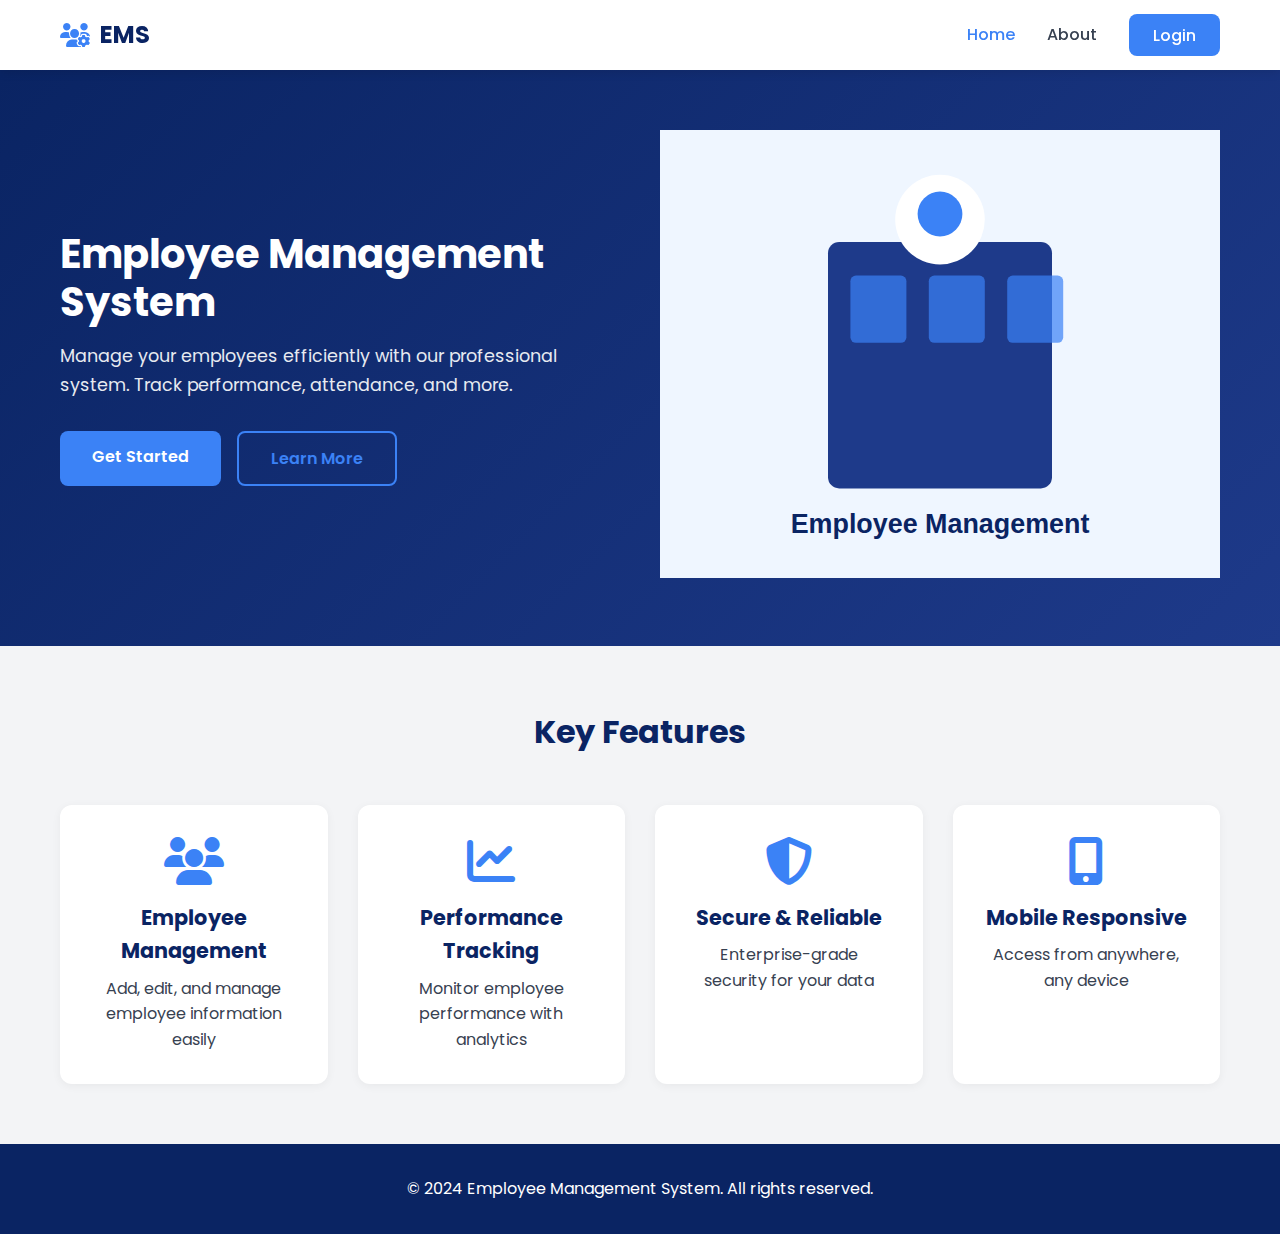
<file: index.html>
<!DOCTYPE html>
<html lang="en">
<head>
    <meta charset="UTF-8">
    <meta name="viewport" content="width=device-width, initial-scale=1.0">
    <title>Employee Management System</title>
    <link rel="stylesheet" href="style.css">
    <link href="https://fonts.googleapis.com/css2?family=Poppins:wght@300;400;500;600;700&display=swap" rel="stylesheet">
    <link rel="stylesheet" href="https://cdnjs.cloudflare.com/ajax/libs/font-awesome/6.4.0/css/all.min.css">
</head>
<body>
    <!-- Navigation -->
    <nav class="navbar">
        <div class="container">
            <div class="logo">
                <i class="fas fa-users-cog"></i>
                <span>EMS</span>
            </div>
            <ul class="nav-menu" id="navMenu">
                <li><a href="index.html" class="active">Home</a></li>
                <li><a href="about.html">About</a></li>
                <li><a href="login.html" class="btn-login">Login</a></li>
            </ul>
            <div class="hamburger" id="hamburger">
                <span></span>
                <span></span>
                <span></span>
            </div>
        </div>
    </nav>

    <!-- Hero Section -->
    <section class="hero">
        <div class="container">
            <div class="hero-content">
                <div class="hero-text">
                    <h1>Employee Management System</h1>
                    <p>Manage your employees efficiently with our professional system. Track performance, attendance, and more.</p>
                    <div class="hero-buttons">
                        <a href="signup.html" class="btn btn-primary">Get Started</a>
                        <a href="about.html" class="btn btn-secondary">Learn More</a>
                    </div>
                </div>
                <div class="hero-image">
                    <img src="hero-image.svg" alt="Employee Management">
                </div>
            </div>
        </div>
    </section>

    <!-- Features -->
    <section class="features">
        <div class="container">
            <h2>Key Features</h2>
            <div class="features-grid">
                <div class="feature-card">
                    <i class="fas fa-users"></i>
                    <h3>Employee Management</h3>
                    <p>Add, edit, and manage employee information easily</p>
                </div>
                <div class="feature-card">
                    <i class="fas fa-chart-line"></i>
                    <h3>Performance Tracking</h3>
                    <p>Monitor employee performance with analytics</p>
                </div>
                <div class="feature-card">
                    <i class="fas fa-shield-alt"></i>
                    <h3>Secure & Reliable</h3>
                    <p>Enterprise-grade security for your data</p>
                </div>
                <div class="feature-card">
                    <i class="fas fa-mobile-alt"></i>
                    <h3>Mobile Responsive</h3>
                    <p>Access from anywhere, any device</p>
                </div>
            </div>
        </div>
    </section>

    <!-- Footer -->
    <footer class="footer">
        <div class="container">
            <p>&copy; 2024 Employee Management System. All rights reserved.</p>
        </div>
    </footer>

    <script src="script.js"></script>
</body>
</html>
</file>
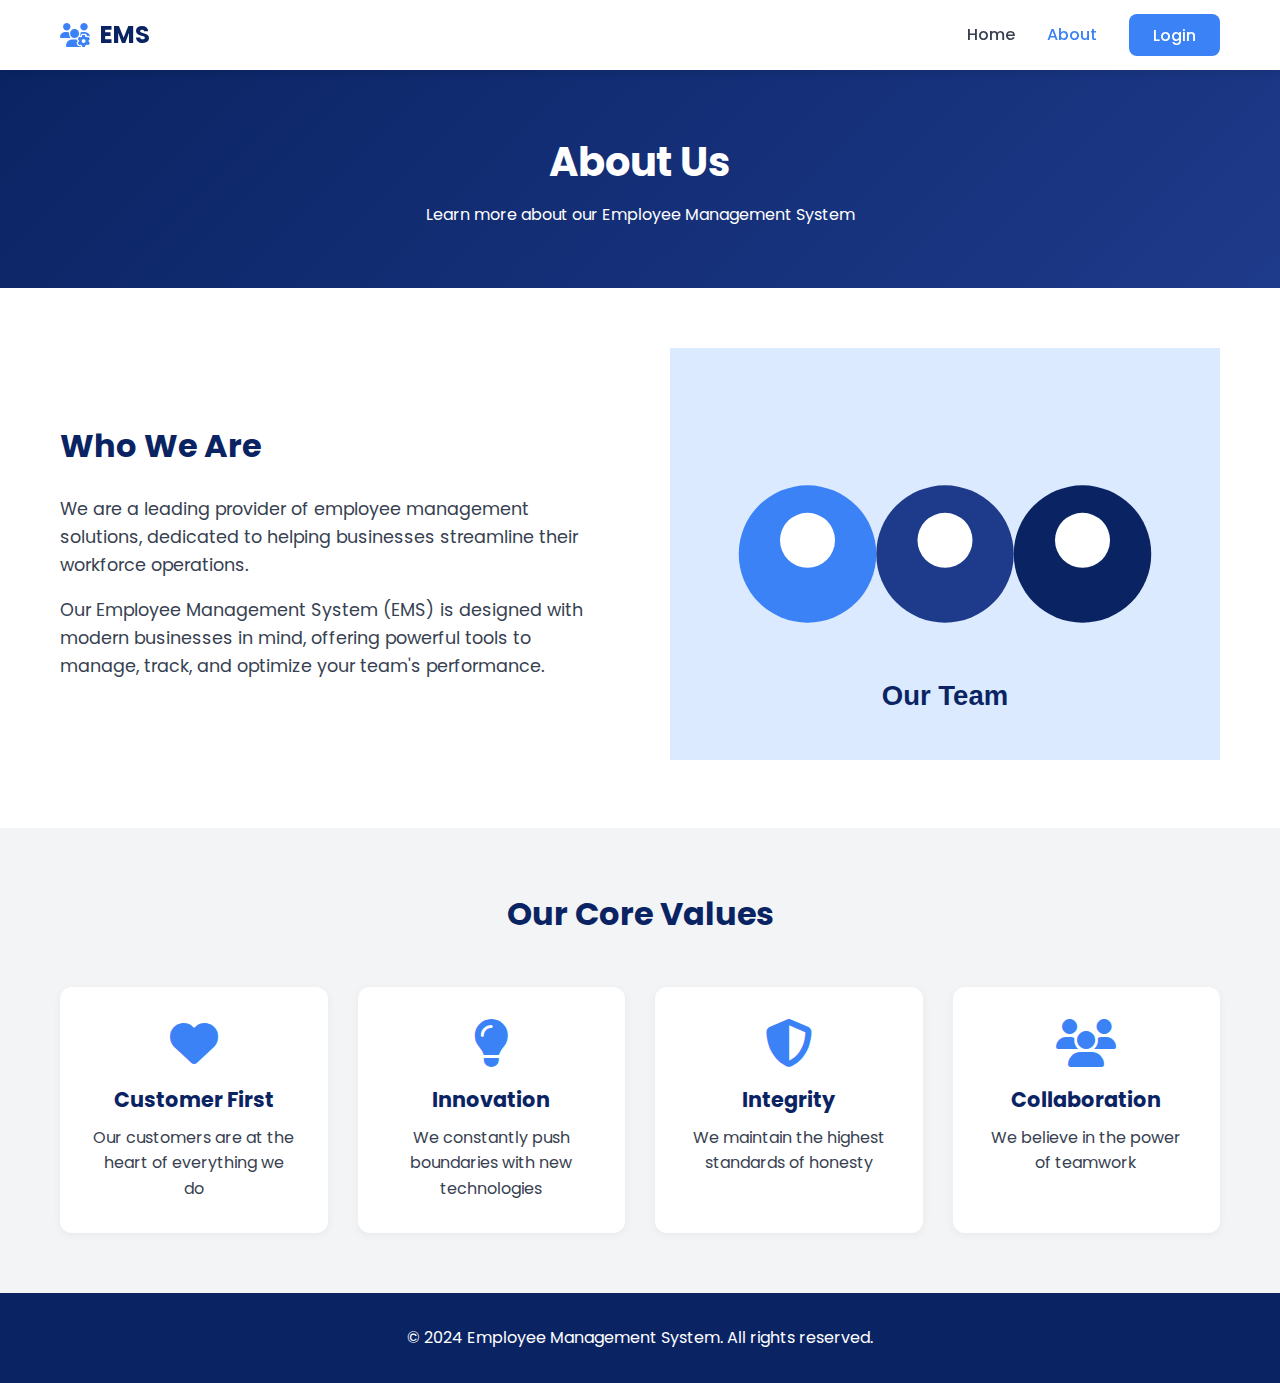
<file: about.html>
<!DOCTYPE html>
<html lang="en">
<head>
    <meta charset="UTF-8">
    <meta name="viewport" content="width=device-width, initial-scale=1.0">
    <title>About - EMS</title>
    <link rel="stylesheet" href="style.css">
    <link href="https://fonts.googleapis.com/css2?family=Poppins:wght@300;400;500;600;700&display=swap" rel="stylesheet">
    <link rel="stylesheet" href="https://cdnjs.cloudflare.com/ajax/libs/font-awesome/6.4.0/css/all.min.css">
</head>
<body>
    <!-- Navigation -->
    <nav class="navbar">
        <div class="container">
            <div class="logo">
                <i class="fas fa-users-cog"></i>
                <span>EMS</span>
            </div>
            <ul class="nav-menu" id="navMenu">
                <li><a href="index.html">Home</a></li>
                <li><a href="about.html" class="active">About</a></li>
                <li><a href="login.html" class="btn-login">Login</a></li>
            </ul>
            <div class="hamburger" id="hamburger">
                <span></span>
                <span></span>
                <span></span>
            </div>
        </div>
    </nav>

    <!-- Page Header -->
    <section class="page-header">
        <div class="container">
            <h1>About Us</h1>
            <p>Learn more about our Employee Management System</p>
        </div>
    </section>

    <!-- About Content -->
    <section class="about-section">
        <div class="container">
            <div class="about-grid">
                <div class="about-text">
                    <h2>Who We Are</h2>
                    <p>We are a leading provider of employee management solutions, dedicated to helping businesses streamline their workforce operations.</p>
                    <p>Our Employee Management System (EMS) is designed with modern businesses in mind, offering powerful tools to manage, track, and optimize your team's performance.</p>
                </div>
                <div class="about-image">
                    <img src="about-image.svg" alt="About Us">
                </div>
            </div>
        </div>
    </section>

    <!-- Features -->
    <section class="features">
        <div class="container">
            <h2>Our Core Values</h2>
            <div class="features-grid">
                <div class="feature-card">
                    <i class="fas fa-heart"></i>
                    <h3>Customer First</h3>
                    <p>Our customers are at the heart of everything we do</p>
                </div>
                <div class="feature-card">
                    <i class="fas fa-lightbulb"></i>
                    <h3>Innovation</h3>
                    <p>We constantly push boundaries with new technologies</p>
                </div>
                <div class="feature-card">
                    <i class="fas fa-shield-alt"></i>
                    <h3>Integrity</h3>
                    <p>We maintain the highest standards of honesty</p>
                </div>
                <div class="feature-card">
                    <i class="fas fa-users"></i>
                    <h3>Collaboration</h3>
                    <p>We believe in the power of teamwork</p>
                </div>
            </div>
        </div>
    </section>

    <!-- Footer -->
    <footer class="footer">
        <div class="container">
            <p>&copy; 2024 Employee Management System. All rights reserved.</p>
        </div>
    </footer>

    <script src="script.js"></script>
</body>
</html>
</file>
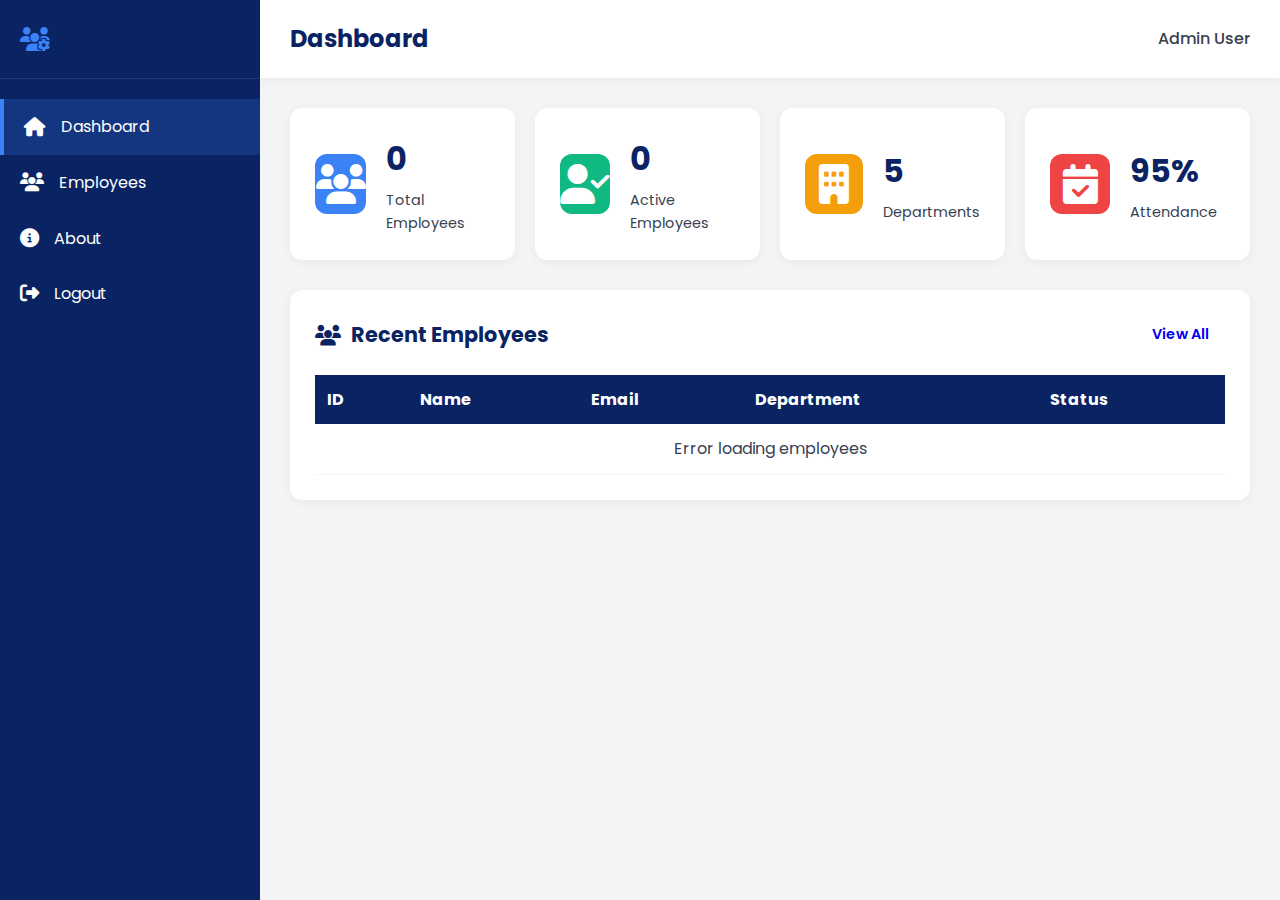
<file: dashboard.html>
<!DOCTYPE html>
<html lang="en">
<head>
    <meta charset="UTF-8">
    <meta name="viewport" content="width=device-width, initial-scale=1.0">
    <title>Dashboard - EMS</title>
    <link rel="stylesheet" href="style.css">
    <link href="https://fonts.googleapis.com/css2?family=Poppins:wght@300;400;500;600;700&display=swap" rel="stylesheet">
    <link rel="stylesheet" href="https://cdnjs.cloudflare.com/ajax/libs/font-awesome/6.4.0/css/all.min.css">
</head>
<body class="dashboard-body">
    <!-- Sidebar -->
    <aside class="sidebar" id="sidebar">
        <div class="sidebar-header">
            <div class="logo">
                <i class="fas fa-users-cog"></i>
                <span>EMS</span>
            </div>
        </div>
        <nav class="sidebar-nav">
            <a href="dashboard.html" class="nav-item active">
                <i class="fas fa-home"></i> Dashboard
            </a>
            <a href="employees.html" class="nav-item">
                <i class="fas fa-users"></i> Employees
            </a>
            <a href="about.html" class="nav-item">
                <i class="fas fa-info-circle"></i> About
            </a>
            <a href="logout.php" class="nav-item">
                <i class="fas fa-sign-out-alt"></i> Logout
            </a>
        </nav>
    </aside>

    <!-- Main Content -->
    <main class="main-content">
        <header class="topbar">
            <button class="menu-toggle" id="menuToggle">
                <i class="fas fa-bars"></i>
            </button>
            <h2>Dashboard</h2>
            <div class="user-info">
                <span id="userName">Admin User</span>
            </div>
        </header>

        <div class="dashboard-container">
            <!-- Stats Cards -->
            <div class="stats-grid">
                <div class="stat-card blue">
                    <i class="fas fa-users"></i>
                    <div>
                        <h3 id="totalEmployees">0</h3>
                        <p>Total Employees</p>
                    </div>
                </div>
                <div class="stat-card green">
                    <i class="fas fa-user-check"></i>
                    <div>
                        <h3 id="activeEmployees">0</h3>
                        <p>Active Employees</p>
                    </div>
                </div>
                <div class="stat-card orange">
                    <i class="fas fa-building"></i>
                    <div>
                        <h3>5</h3>
                        <p>Departments</p>
                    </div>
                </div>
                <div class="stat-card red">
                    <i class="fas fa-calendar-check"></i>
                    <div>
                        <h3>95%</h3>
                        <p>Attendance</p>
                    </div>
                </div>
            </div>

            <!-- Recent Employees -->
            <div class="section-card">
                <div class="section-header">
                    <h3><i class="fas fa-users"></i> Recent Employees</h3>
                    <a href="employees.html" class="btn btn-sm">View All</a>
                </div>
                <div class="table-responsive">
                    <table class="data-table" id="recentEmployeesTable">
                        <thead>
                            <tr>
                                <th>ID</th>
                                <th>Name</th>
                                <th>Email</th>
                                <th>Department</th>
                                <th>Status</th>
                            </tr>
                        </thead>
                        <tbody>
                            <tr>
                                <td colspan="5" class="text-center">Loading...</td>
                            </tr>
                        </tbody>
                    </table>
                </div>
            </div>
        </div>
    </main>

    <script src="script.js"></script>
</body>
</html>
</file>
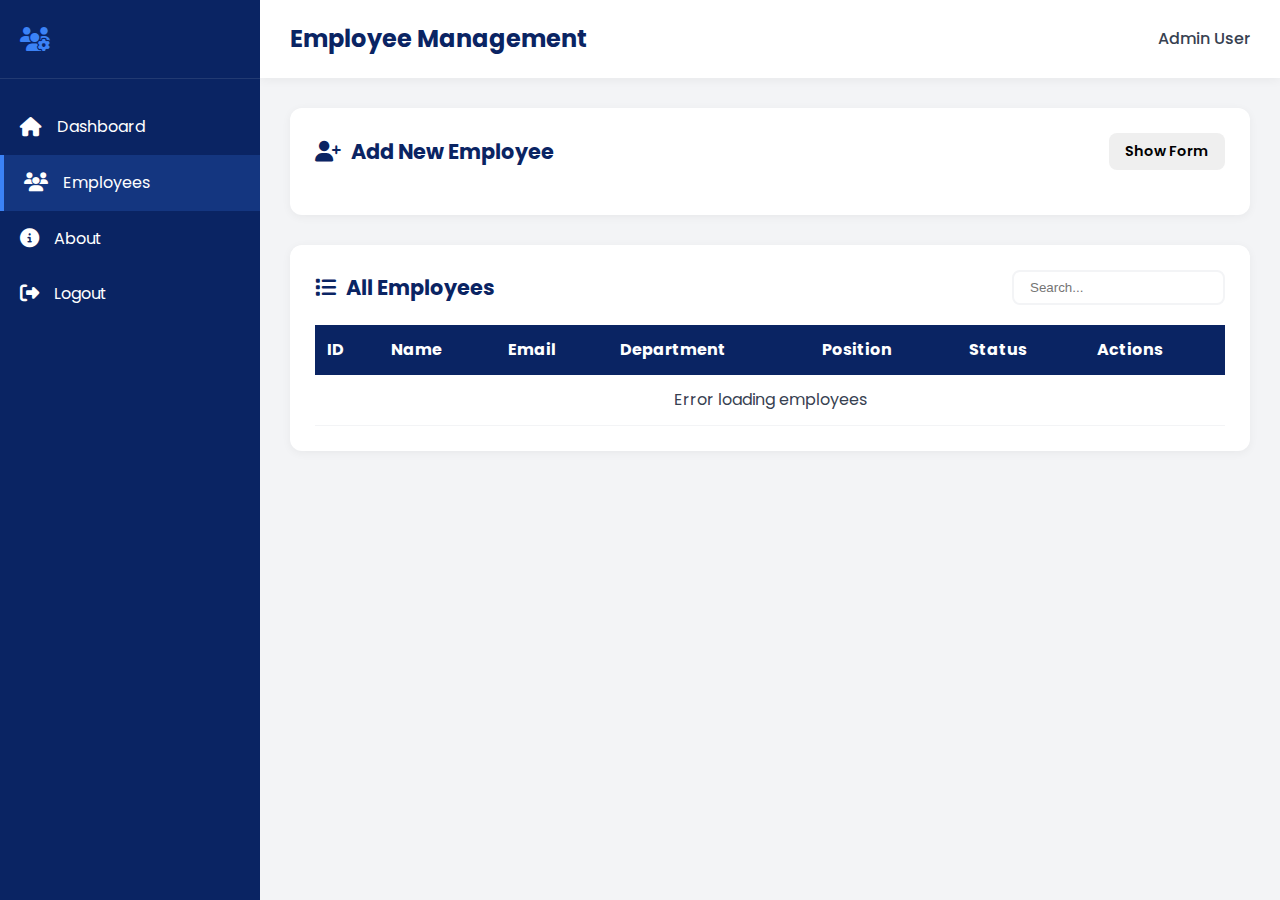
<file: employees.html>
<!DOCTYPE html>
<html lang="en">
<head>
    <meta charset="UTF-8">
    <meta name="viewport" content="width=device-width, initial-scale=1.0">
    <title>Employees - EMS</title>
    <link rel="stylesheet" href="style.css">
    <link href="https://fonts.googleapis.com/css2?family=Poppins:wght@300;400;500;600;700&display=swap" rel="stylesheet">
    <link rel="stylesheet" href="https://cdnjs.cloudflare.com/ajax/libs/font-awesome/6.4.0/css/all.min.css">
</head>
<body class="dashboard-body">
    <!-- Sidebar -->
    <aside class="sidebar" id="sidebar">
        <div class="sidebar-header">
            <div class="logo">
                <i class="fas fa-users-cog"></i>
                <span>EMS</span>
            </div>
        </div>
        <nav class="sidebar-nav">
            <a href="dashboard.html" class="nav-item">
                <i class="fas fa-home"></i> Dashboard
            </a>
            <a href="employees.html" class="nav-item active">
                <i class="fas fa-users"></i> Employees
            </a>
            <a href="about.html" class="nav-item">
                <i class="fas fa-info-circle"></i> About
            </a>
            <a href="logout.php" class="nav-item">
                <i class="fas fa-sign-out-alt"></i> Logout
            </a>
        </nav>
    </aside>

    <!-- Main Content -->
    <main class="main-content">
        <header class="topbar">
            <button class="menu-toggle" id="menuToggle">
                <i class="fas fa-bars"></i>
            </button>
            <h2>Employee Management</h2>
            <div class="user-info">
                <span id="userName">Admin User</span>
            </div>
        </header>

        <div class="dashboard-container">
            <!-- Add Employee Form -->
            <div class="section-card">
                <div class="section-header">
                    <h3><i class="fas fa-user-plus"></i> Add New Employee</h3>
                    <button class="btn btn-sm" id="toggleForm">Show Form</button>
                </div>
                
                <form id="employeeForm" class="employee-form" style="display: none;">
                    <div class="form-row">
                        <div class="form-group">
                            <label>Full Name *</label>
                            <input type="text" name="emp_name" required>
                        </div>
                        <div class="form-group">
                            <label>Email *</label>
                            <input type="email" name="emp_email" required>
                        </div>
                    </div>
                    <div class="form-row">
                        <div class="form-group">
                            <label>Phone *</label>
                            <input type="tel" name="emp_phone" required>
                        </div>
                        <div class="form-group">
                            <label>Department *</label>
                            <select name="emp_department" required>
                                <option value="">Select Department</option>
                                <option value="IT">IT</option>
                                <option value="HR">HR</option>
                                <option value="Finance">Finance</option>
                                <option value="Marketing">Marketing</option>
                                <option value="Sales">Sales</option>
                            </select>
                        </div>
                    </div>
                    <div class="form-row">
                        <div class="form-group">
                            <label>Position *</label>
                            <input type="text" name="emp_position" required>
                        </div>
                        <div class="form-group">
                            <label>Salary *</label>
                            <input type="number" name="emp_salary" required>
                        </div>
                    </div>
                    <div class="form-row">
                        <div class="form-group">
                            <label>Join Date *</label>
                            <input type="date" name="emp_join_date" required>
                        </div>
                        <div class="form-group">
                            <label>Status *</label>
                            <select name="emp_status" required>
                                <option value="Active">Active</option>
                                <option value="Inactive">Inactive</option>
                            </select>
                        </div>
                    </div>
                    <div class="form-actions">
                        <button type="submit" class="btn btn-primary">
                            <i class="fas fa-save"></i> Save Employee
                        </button>
                        <button type="reset" class="btn btn-secondary">Reset</button>
                    </div>
                </form>
            </div>

            <!-- Employees List -->
            <div class="section-card">
                <div class="section-header">
                    <h3><i class="fas fa-list"></i> All Employees</h3>
                    <input type="text" id="searchEmployee" placeholder="Search..." class="search-input">
                </div>
                <div class="table-responsive">
                    <table class="data-table" id="employeesTable">
                        <thead>
                            <tr>
                                <th>ID</th>
                                <th>Name</th>
                                <th>Email</th>
                                <th>Department</th>
                                <th>Position</th>
                                <th>Status</th>
                                <th>Actions</th>
                            </tr>
                        </thead>
                        <tbody>
                            <tr>
                                <td colspan="7" class="text-center">Loading...</td>
                            </tr>
                        </tbody>
                    </table>
                </div>
            </div>
        </div>
    </main>

    <script src="script.js"></script>
</body>
</html>
</file>
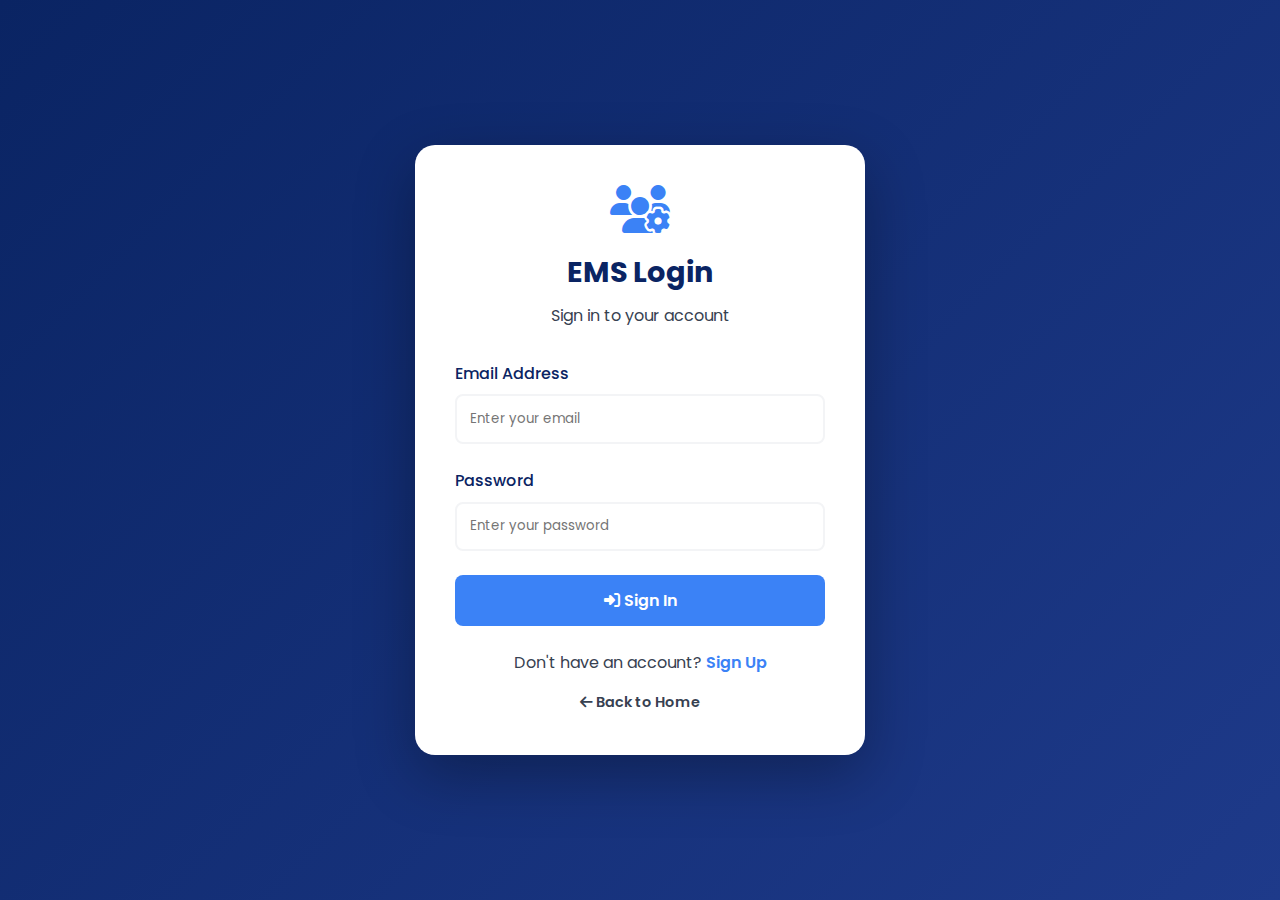
<file: login.html>
<!DOCTYPE html>
<html lang="en">
<head>
    <meta charset="UTF-8">
    <meta name="viewport" content="width=device-width, initial-scale=1.0">
    <title>Login - EMS</title>
    <link rel="stylesheet" href="style.css">
    <link href="https://fonts.googleapis.com/css2?family=Poppins:wght@300;400;500;600;700&display=swap" rel="stylesheet">
    <link rel="stylesheet" href="https://cdnjs.cloudflare.com/ajax/libs/font-awesome/6.4.0/css/all.min.css">
</head>
<body class="auth-page">
    <div class="auth-wrapper">
        <div class="auth-container">
            <div class="auth-box">
                <div class="auth-header">
                    <i class="fas fa-users-cog"></i>
                    <h1>EMS Login</h1>
                    <p>Sign in to your account</p>
                </div>
                
                <div class="alert" id="alert" style="display: none;"></div>
                
                <form id="loginForm" action="login.php" method="POST" class="auth-form">
                    <div class="form-group">
                        <label for="email">Email Address</label>
                        <input type="email" id="email" name="email" placeholder="Enter your email" required>
                    </div>
                    
                    <div class="form-group">
                        <label for="password">Password</label>
                        <input type="password" id="password" name="password" placeholder="Enter your password" required>
                    </div>
                    
                    <button type="submit" class="btn btn-primary btn-block">
                        <i class="fas fa-sign-in-alt"></i> Sign In
                    </button>
                </form>
                
                <div class="auth-footer">
                    <p>Don't have an account? <a href="signup.html">Sign Up</a></p>
                    <a href="index.html" class="back-link">
                        <i class="fas fa-arrow-left"></i> Back to Home
                    </a>
                </div>
            </div>
        </div>
    </div>
    
    <script src="script.js"></script>
</body>
</html>
</file>
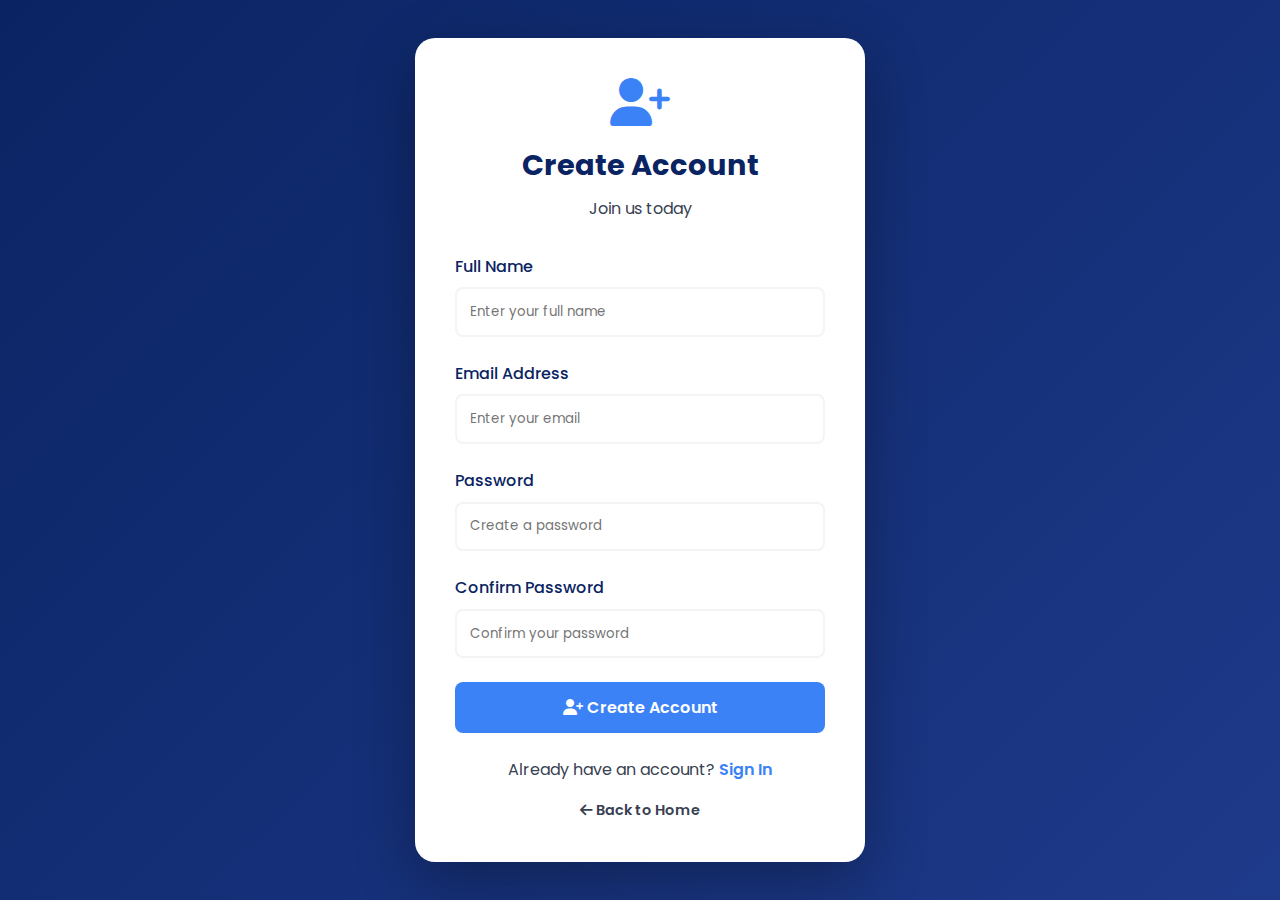
<file: signup.html>
<!DOCTYPE html>
<html lang="en">
<head>
    <meta charset="UTF-8">
    <meta name="viewport" content="width=device-width, initial-scale=1.0">
    <title>Sign Up - EMS</title>
    <link rel="stylesheet" href="style.css">
    <link href="https://fonts.googleapis.com/css2?family=Poppins:wght@300;400;500;600;700&display=swap" rel="stylesheet">
    <link rel="stylesheet" href="https://cdnjs.cloudflare.com/ajax/libs/font-awesome/6.4.0/css/all.min.css">
</head>
<body class="auth-page">
    <div class="auth-wrapper">
        <div class="auth-container">
            <div class="auth-box">
                <div class="auth-header">
                    <i class="fas fa-user-plus"></i>
                    <h1>Create Account</h1>
                    <p>Join us today</p>
                </div>
                
                <div class="alert" id="alert" style="display: none;"></div>
                
                <form id="signupForm" action="register.php" method="POST" class="auth-form">
                    <div class="form-group">
                        <label for="fullname">Full Name</label>
                        <input type="text" id="fullname" name="fullname" placeholder="Enter your full name" required>
                    </div>
                    
                    <div class="form-group">
                        <label for="email">Email Address</label>
                        <input type="email" id="email" name="email" placeholder="Enter your email" required>
                    </div>
                    
                    <div class="form-group">
                        <label for="password">Password</label>
                        <input type="password" id="password" name="password" placeholder="Create a password" required minlength="6">
                    </div>
                    
                    <div class="form-group">
                        <label for="confirm_password">Confirm Password</label>
                        <input type="password" id="confirm_password" name="confirm_password" placeholder="Confirm your password" required>
                    </div>
                    
                    <button type="submit" class="btn btn-primary btn-block">
                        <i class="fas fa-user-plus"></i> Create Account
                    </button>
                </form>
                
                <div class="auth-footer">
                    <p>Already have an account? <a href="login.html">Sign In</a></p>
                    <a href="index.html" class="back-link">
                        <i class="fas fa-arrow-left"></i> Back to Home
                    </a>
                </div>
            </div>
        </div>
    </div>
    
    <script src="script.js"></script>
</body>
</html>
</file>
<file: style.css>
/* ===================================
   EMPLOYEE MANAGEMENT SYSTEM - CSS
   Single File - Fully Responsive
   =================================== */

/* Reset & Variables */
* {
    margin: 0;
    padding: 0;
    box-sizing: border-box;
}

:root {
    --navy-blue: #0A2463;
    --dark-blue: #1E3A8A;
    --light-blue: #3B82F6;
    --white: #FFFFFF;
    --light-gray: #F3F4F6;
    --dark-gray: #374151;
    --success: #10B981;
    --warning: #F59E0B;
    --danger: #EF4444;
}

body {
    font-family: 'Poppins', sans-serif;
    line-height: 1.6;
    color: var(--dark-gray);
    background: var(--white);
    overflow-x: hidden;
}

.container {
    max-width: 1200px;
    margin: 0 auto;
    padding: 0 20px;
}

img {
    max-width: 100%;
    height: auto;
}

/* ===== NAVIGATION ===== */
.navbar {
    background: var(--white);
    box-shadow: 0 2px 10px rgba(0,0,0,0.1);
    position: sticky;
    top: 0;
    z-index: 1000;
    padding: 1rem 0;
}

.navbar .container {
    display: flex;
    justify-content: space-between;
    align-items: center;
}

.logo {
    display: flex;
    align-items: center;
    gap: 10px;
    font-size: 1.5rem;
    font-weight: 700;
    color: var(--navy-blue);
}

.logo i {
    color: var(--light-blue);
}

.nav-menu {
    display: flex;
    list-style: none;
    gap: 2rem;
    align-items: center;
}

.nav-menu a {
    color: var(--dark-gray);
    text-decoration: none;
    font-weight: 500;
    transition: color 0.3s;
    padding: 0.5rem 0;
}

.nav-menu a:hover,
.nav-menu a.active {
    color: var(--light-blue);
}

.btn-login {
    background: var(--light-blue) !important;
    color: var(--white) !important;
    padding: 0.6rem 1.5rem !important;
    border-radius: 8px;
}

.hamburger {
    display: none;
    flex-direction: column;
    gap: 5px;
    cursor: pointer;
}

.hamburger span {
    width: 25px;
    height: 3px;
    background: var(--navy-blue);
    transition: all 0.3s;
}

/* ===== BUTTONS ===== */
.btn {
    display: inline-block;
    padding: 0.8rem 2rem;
    border-radius: 8px;
    font-weight: 600;
    transition: all 0.3s;
    border: none;
    cursor: pointer;
    text-decoration: none;
    font-family: 'Poppins', sans-serif;
    font-size: 1rem;
}

.btn-primary {
    background: var(--light-blue);
    color: var(--white);
}

.btn-primary:hover {
    background: var(--dark-blue);
    transform: translateY(-2px);
}

.btn-secondary {
    background: transparent;
    color: var(--light-blue);
    border: 2px solid var(--light-blue);
}

.btn-secondary:hover {
    background: var(--light-blue);
    color: var(--white);
}

.btn-block {
    width: 100%;
}

.btn-sm {
    padding: 0.5rem 1rem;
    font-size: 0.9rem;
}

/* ===== HERO SECTION ===== */
.hero {
    padding: 60px 0;
    background: linear-gradient(135deg, #0A2463 0%, #1E3A8A 100%);
    color: var(--white);
}

.hero-content {
    display: grid;
    grid-template-columns: 1fr 1fr;
    gap: 40px;
    align-items: center;
}

.hero-text h1 {
    font-size: 2.5rem;
    margin-bottom: 1rem;
    line-height: 1.2;
}

.hero-text p {
    font-size: 1.1rem;
    margin-bottom: 2rem;
    opacity: 0.9;
}

.hero-buttons {
    display: flex;
    gap: 1rem;
    flex-wrap: wrap;
}

.hero-image img {
    width: 100%;
}

/* ===== FEATURES ===== */
.features {
    padding: 60px 0;
    background: var(--light-gray);
}

.features h2 {
    text-align: center;
    font-size: 2rem;
    color: var(--navy-blue);
    margin-bottom: 3rem;
}

.features-grid {
    display: grid;
    grid-template-columns: repeat(auto-fit, minmax(250px, 1fr));
    gap: 30px;
}

.feature-card {
    background: var(--white);
    padding: 2rem;
    border-radius: 12px;
    text-align: center;
    transition: all 0.3s;
    box-shadow: 0 2px 10px rgba(0,0,0,0.05);
}

.feature-card:hover {
    transform: translateY(-10px);
    box-shadow: 0 10px 30px rgba(0,0,0,0.1);
}

.feature-card i {
    font-size: 3rem;
    color: var(--light-blue);
    margin-bottom: 1rem;
}

.feature-card h3 {
    font-size: 1.3rem;
    color: var(--navy-blue);
    margin-bottom: 0.5rem;
}

/* ===== FOOTER ===== */
.footer {
    background: var(--navy-blue);
    color: var(--white);
    padding: 2rem 0;
    text-align: center;
}

/* ===== AUTH PAGES ===== */
.auth-page {
    min-height: 100vh;
    display: flex;
    align-items: center;
    justify-content: center;
    background: linear-gradient(135deg, #0A2463 0%, #1E3A8A 100%);
    padding: 20px;
}

.auth-wrapper {
    width: 100%;
    max-width: 450px;
}

.auth-container {
    width: 100%;
}

.auth-box {
    background: var(--white);
    border-radius: 20px;
    padding: 40px;
    box-shadow: 0 20px 60px rgba(0,0,0,0.3);
    width: 100%;
}

.auth-header {
    text-align: center;
    margin-bottom: 2rem;
}

.auth-header i {
    font-size: 3rem;
    color: var(--light-blue);
    margin-bottom: 1rem;
}

.auth-header h1 {
    font-size: 1.8rem;
    color: var(--navy-blue);
    margin-bottom: 0.5rem;
}

.auth-header p {
    color: var(--dark-gray);
}

.auth-form {
    width: 100%;
}

.form-group {
    margin-bottom: 1.5rem;
}

.form-group label {
    display: block;
    margin-bottom: 0.5rem;
    color: var(--navy-blue);
    font-weight: 500;
}

.form-group input,
.form-group select {
    width: 100%;
    padding: 0.8rem;
    border: 2px solid var(--light-gray);
    border-radius: 8px;
    font-family: 'Poppins', sans-serif;
    transition: all 0.3s;
}

.form-group input:focus,
.form-group select:focus {
    outline: none;
    border-color: var(--light-blue);
}

.auth-footer {
    margin-top: 1.5rem;
    text-align: center;
}

.auth-footer a {
    color: var(--light-blue);
    text-decoration: none;
    font-weight: 600;
}

.back-link {
    display: inline-block;
    margin-top: 1rem;
    color: var(--dark-gray) !important;
    font-size: 0.9rem;
}

.alert {
    padding: 1rem;
    border-radius: 8px;
    margin-bottom: 1rem;
}

.alert.success {
    background: #D1FAE5;
    color: #065F46;
}

.alert.error {
    background: #FEE2E2;
    color: #991B1B;
}

/* ===== DASHBOARD ===== */
.dashboard-body {
    display: flex;
    min-height: 100vh;
    background: var(--light-gray);
}

.sidebar {
    width: 260px;
    background: var(--navy-blue);
    color: var(--white);
    position: fixed;
    height: 100vh;
    overflow-y: auto;
    transition: all 0.3s;
    z-index: 1000;
}

.sidebar-header {
    padding: 20px;
    border-bottom: 1px solid rgba(255,255,255,0.1);
}

.sidebar-nav {
    padding: 20px 0;
}

.nav-item {
    display: flex;
    align-items: center;
    gap: 15px;
    padding: 15px 20px;
    color: var(--white);
    text-decoration: none;
    transition: all 0.3s;
}

.nav-item:hover,
.nav-item.active {
    background: rgba(59, 130, 246, 0.2);
    border-left: 4px solid var(--light-blue);
}

.nav-item i {
    font-size: 1.2rem;
}

.main-content {
    flex: 1;
    margin-left: 260px;
    transition: all 0.3s;
    width: calc(100% - 260px);
}

.topbar {
    background: var(--white);
    padding: 20px 30px;
    display: flex;
    justify-content: space-between;
    align-items: center;
    box-shadow: 0 2px 10px rgba(0,0,0,0.05);
    flex-wrap: wrap;
    gap: 10px;
}

.menu-toggle {
    display: none;
    background: none;
    border: none;
    font-size: 1.5rem;
    color: var(--navy-blue);
    cursor: pointer;
}

.topbar h2 {
    color: var(--navy-blue);
}

.user-info {
    color: var(--dark-gray);
    font-weight: 500;
}

.dashboard-container {
    padding: 30px;
}

/* Stats Cards */
.stats-grid {
    display: grid;
    grid-template-columns: repeat(auto-fit, minmax(220px, 1fr));
    gap: 20px;
    margin-bottom: 30px;
}

.stat-card {
    background: var(--white);
    padding: 25px;
    border-radius: 12px;
    display: flex;
    align-items: center;
    gap: 20px;
    box-shadow: 0 2px 10px rgba(0,0,0,0.05);
}

.stat-card i {
    font-size: 2.5rem;
    color: var(--white);
    width: 60px;
    height: 60px;
    display: flex;
    align-items: center;
    justify-content: center;
    border-radius: 12px;
}

.stat-card.blue i { background: var(--light-blue); }
.stat-card.green i { background: var(--success); }
.stat-card.orange i { background: var(--warning); }
.stat-card.red i { background: var(--danger); }

.stat-card h3 {
    font-size: 2rem;
    color: var(--navy-blue);
    margin-bottom: 0.3rem;
}

.stat-card p {
    color: var(--dark-gray);
    font-size: 0.9rem;
}

/* Section Card */
.section-card {
    background: var(--white);
    padding: 25px;
    border-radius: 12px;
    margin-bottom: 30px;
    box-shadow: 0 2px 10px rgba(0,0,0,0.05);
}

.section-header {
    display: flex;
    justify-content: space-between;
    align-items: center;
    margin-bottom: 20px;
    flex-wrap: wrap;
    gap: 10px;
}

.section-header h3 {
    font-size: 1.3rem;
    color: var(--navy-blue);
    display: flex;
    align-items: center;
    gap: 10px;
}

/* Table */
.table-responsive {
    overflow-x: auto;
}

.data-table {
    width: 100%;
    border-collapse: collapse;
}

.data-table thead {
    background: var(--navy-blue);
    color: var(--white);
}

.data-table th,
.data-table td {
    padding: 12px;
    text-align: left;
}

.data-table tbody tr {
    border-bottom: 1px solid var(--light-gray);
}

.data-table tbody tr:hover {
    background: var(--light-gray);
}

.text-center {
    text-align: center !important;
}

/* Form */
.employee-form {
    margin-top: 20px;
    background: var(--light-gray);
    padding: 20px;
    border-radius: 12px;
}

.form-row {
    display: grid;
    grid-template-columns: repeat(auto-fit, minmax(200px, 1fr));
    gap: 20px;
    margin-bottom: 20px;
}

.form-actions {
    display: flex;
    gap: 15px;
    margin-top: 20px;
    flex-wrap: wrap;
}

.search-input {
    padding: 0.5rem 1rem;
    border: 2px solid var(--light-gray);
    border-radius: 8px;
    max-width: 300px;
}

/* Page Header */
.page-header {
    background: linear-gradient(135deg, var(--navy-blue), var(--dark-blue));
    color: var(--white);
    padding: 60px 0;
    text-align: center;
}

.page-header h1 {
    font-size: 2.5rem;
    margin-bottom: 0.5rem;
}

/* About Section */
.about-section {
    padding: 60px 0;
}

.about-grid {
    display: grid;
    grid-template-columns: 1fr 1fr;
    gap: 60px;
    align-items: center;
}

.about-text h2 {
    font-size: 2rem;
    color: var(--navy-blue);
    margin-bottom: 1.5rem;
}

.about-text p {
    margin-bottom: 1rem;
    font-size: 1.1rem;
}

/* ===== RESPONSIVE DESIGN ===== */
@media (max-width: 768px) {
    /* Navigation */
    .hamburger {
        display: flex;
    }
    
    .nav-menu {
        position: fixed;
        top: 0;
        right: -100%;
        width: 70%;
        height: 100vh;
        background: var(--white);
        flex-direction: column;
        padding: 80px 30px;
        box-shadow: -5px 0 15px rgba(0,0,0,0.1);
        transition: all 0.3s;
    }
    
    .nav-menu.active {
        right: 0;
    }
    
    /* Hero */
    .hero-content {
        grid-template-columns: 1fr;
    }
    
    .hero-text h1 {
        font-size: 2rem;
    }
    
    /* Dashboard */
    .sidebar {
        left: -260px;
    }
    
    .sidebar.active {
        left: 0;
    }
    
    .main-content {
        margin-left: 0;
        width: 100%;
    }
    
    .menu-toggle {
        display: block;
    }
    
    .topbar {
        padding: 15px;
    }
    
    .dashboard-container {
        padding: 15px;
    }
    
    .stats-grid {
        grid-template-columns: 1fr;
    }
    
    .form-row {
        grid-template-columns: 1fr;
    }
    
    /* About */
    .about-grid {
        grid-template-columns: 1fr;
    }
    
    /* Auth */
    .auth-box {
        padding: 30px 20px;
    }
    
    .auth-header h1 {
        font-size: 1.5rem;
    }
}

@media (max-width: 480px) {
    .hero-text h1 {
        font-size: 1.5rem;
    }
    
    .hero-buttons {
        flex-direction: column;
    }
    
    .hero-buttons .btn {
        width: 100%;
    }
    
    .section-header {
        flex-direction: column;
        align-items: flex-start;
    }
    
    .data-table {
        font-size: 0.85rem;
    }
    
    .data-table th,
    .data-table td {
        padding: 8px;
    }
}
</file>
